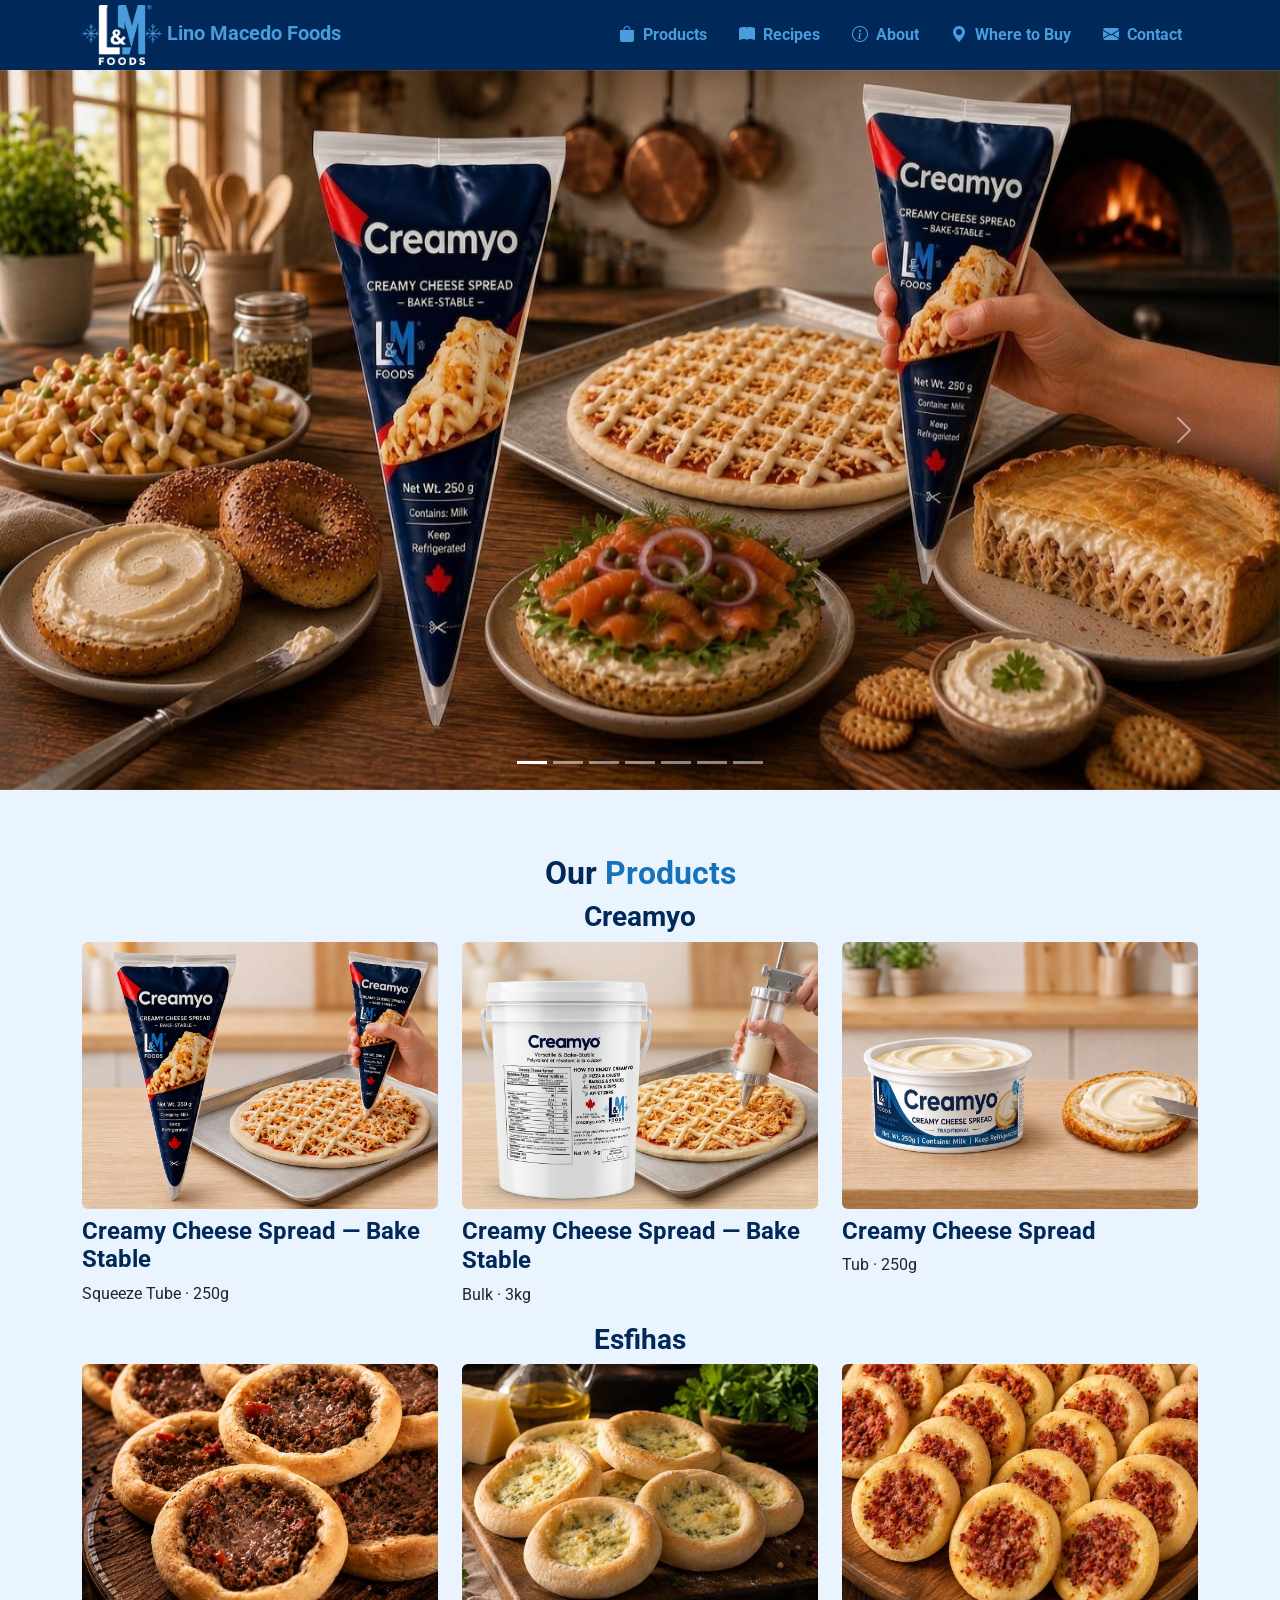
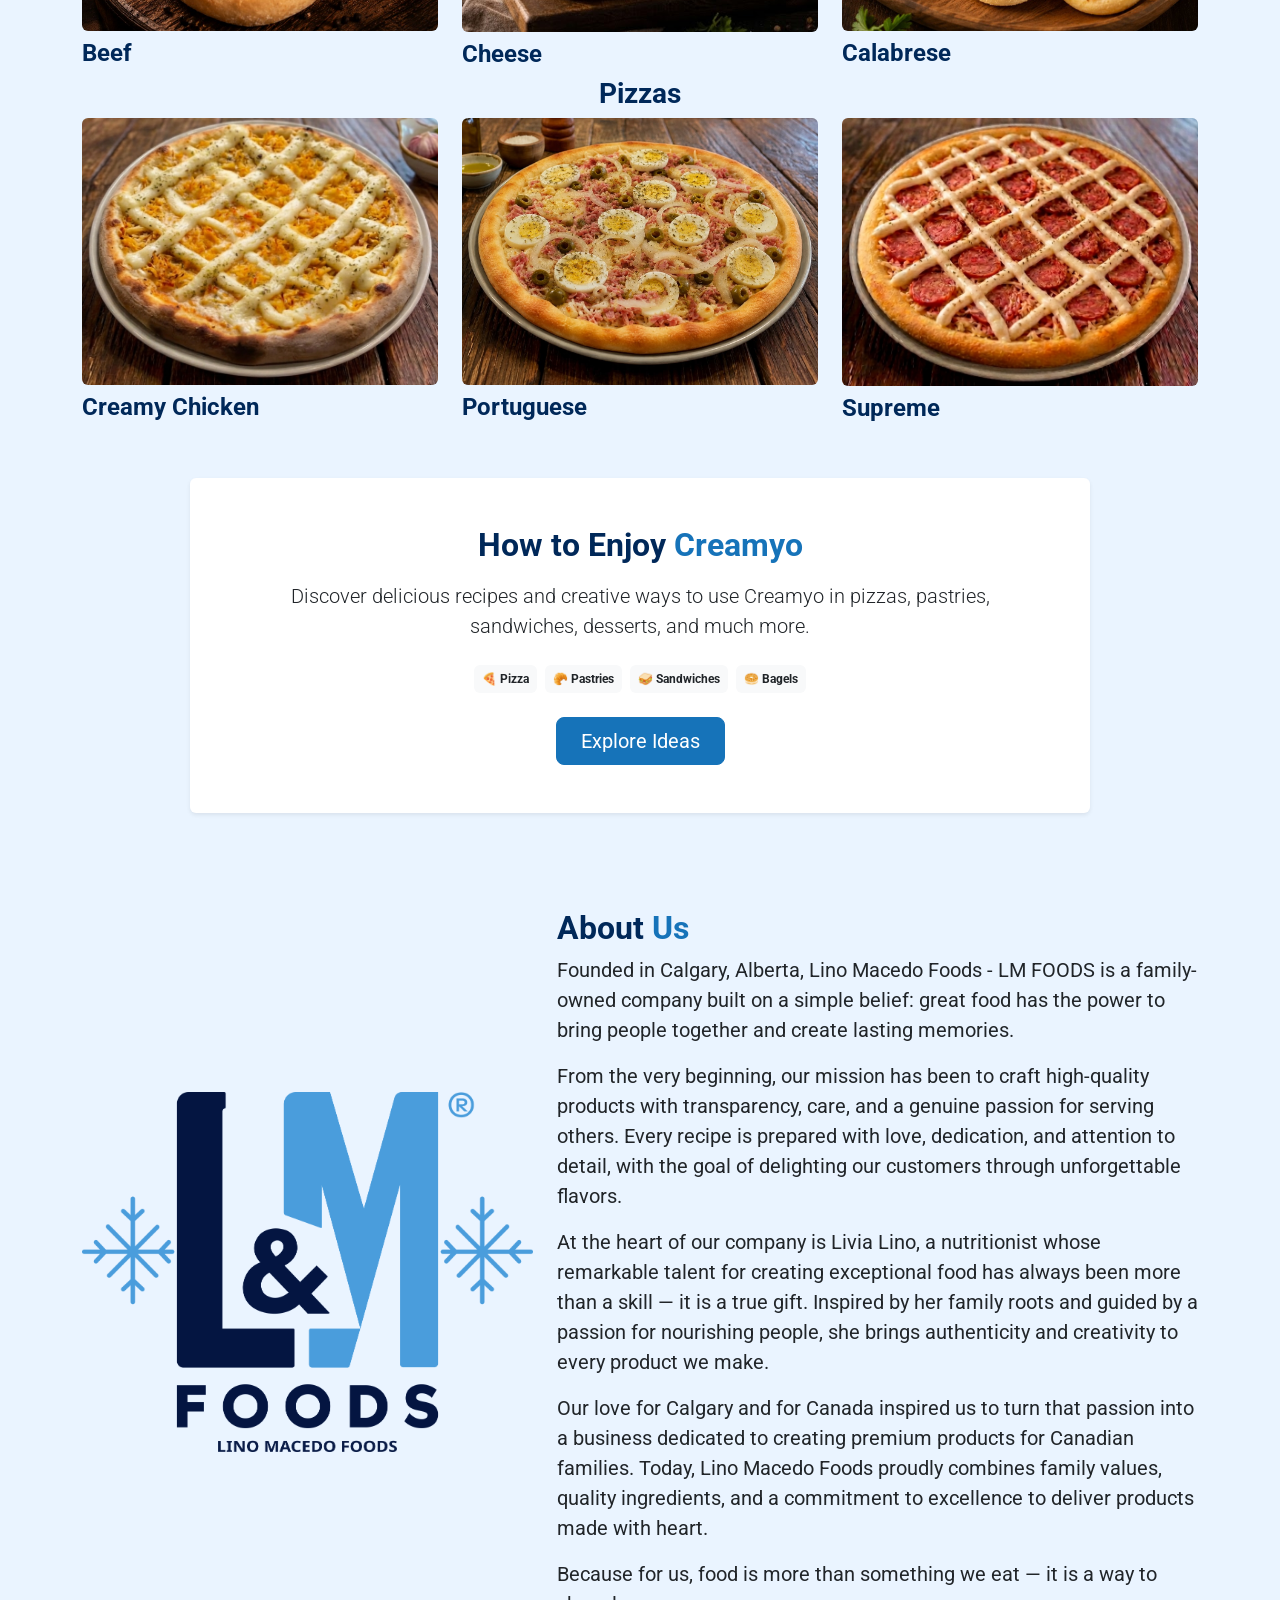
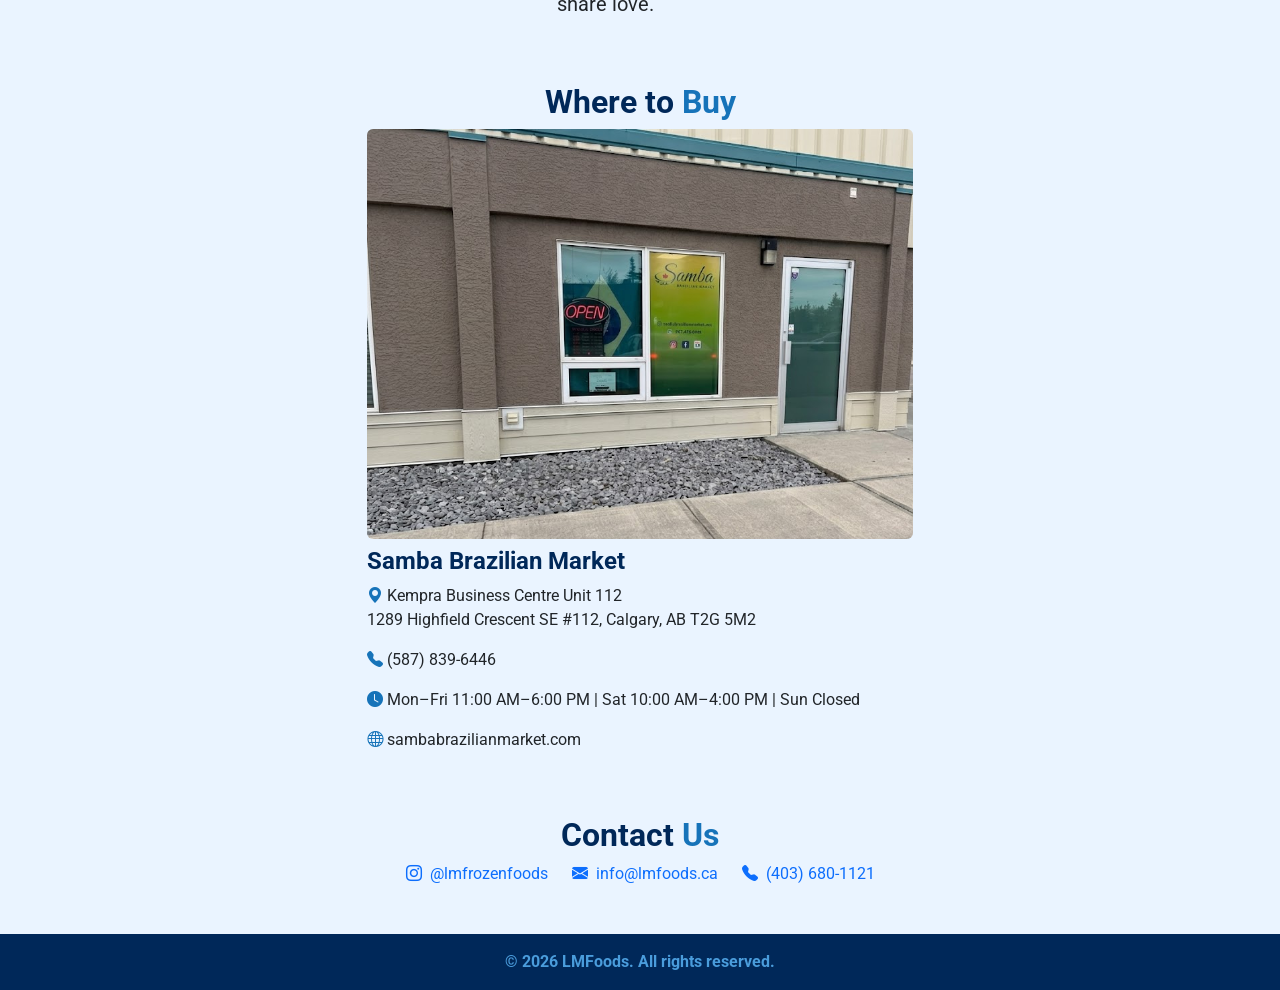
<file: index.html>
<!DOCTYPE html>
<html lang="pt-br">
<head>
    <meta charset="UTF-8">
    <meta name="viewport" content="width=device-width, initial-scale=1.0">
    <title>LM Foods</title>
    <link href="https://cdn.jsdelivr.net/npm/bootstrap@5.3.3/dist/css/bootstrap.min.css" rel="stylesheet" integrity="sha384-QWTKZyjpPEjISv5WaRU9OFeRpok6YctnYmDr5pNlyT2bRjXh0JMhjY6hW+ALEwIH" crossorigin="anonymous">
    <link rel="preconnect" href="https://fonts.googleapis.com">
    <link rel="preconnect" href="https://fonts.gstatic.com" crossorigin>
    <link href="https://fonts.googleapis.com/css2?family=Pacifico&family=Roboto:wght@400;700&display=swap" rel="stylesheet">
    <link rel="stylesheet" href="https://cdn.jsdelivr.net/npm/bootstrap-icons@1.11.3/font/bootstrap-icons.min.css">
    <!-- o main.css deve ser o último, pois precisa carregar os arquivos externos primeiro -->
    <link rel="stylesheet" href="css/styles.css">
    <link rel="icon" type="image/png" sizes="32x32" href="imgs/favicon/favicon.png">
</head>
<body>
    <header class="navbar navbar-expand-lg sticky-top p-0" id="cabecalho">
        <div class="container">
            <!-- m-0 retira a margem padrão do navbar-brand, centralizando o título na vertical -->
            <h1 class="navbar-brand m-0 fw-bold fs-10">
                <img src="imgs/LogoSimples_dark.png" alt="LMFoods">
                Lino Macedo Foods
            </h1>
            <button class="navbar-toggler" data-bs-toggle="collapse" data-bs-target="#menu-nav">
                <span class="navbar-dark navbar-toggler-icon"></span>
            </button>
            <nav class="navbar-collapse collapse justify-content-end" id="menu-nav">
                <!-- d-block deixa os itens um abaixo do outro, d-md-flex deixa os itens lado a lado para telas médias ou maiores -->
                <ul class="nav nav-pills d-block d-md-flex">
                    <li class="nav-item fw-bold">
                        <a href="#products" class="nav-link">
                            <i class="bi bi-bag-fill me-1"></i>
                            Products
                        </a>
                    </li>
                    <li class="nav-item fw-bold">
                        <a href="#recipes" class="nav-link">
                            <i class="bi bi-book-fill me-1"></i>
                            Recipes
                        </a>
                    </li>
                    <li class="nav-item fw-bold">
                        <a href="#about" class="nav-link">
                            <i class="bi bi-info-circle me-1"></i>
                            About
                        </a>
                    </li>
                    <li class="nav-item fw-bold">
                        <a href="#buy" class="nav-link">
                            <i class="bi bi-geo-alt-fill me-1"></i>
                            Where to Buy
                        </a>
                    </li>
                    <li class="nav-item fw-bold">
                        <a href="#contact" class="nav-link">
                            <i class="bi bi-envelope-fill me-1"></i>
                            Contact
                        </a>
                    </li>
                </ul>
            </nav>
        </div>
    </header>

    <!-- Todas as seções devem estar dentro dessa div com spy para funcionar o destaque da seção na navbar -->
    <div class="section-blue" data-bs-spy="scroll" data-bs-target="cabecalho" data-bs-smooth-scroll="true">
        <section class="mb-5">
            <!-- Carousel -->
            <div class="carousel slide" data-bs-ride="carousel" id="carousel">
                <div class="carousel-inner">
                    <div class="carousel-item active" data-bs-interval="4000">
                        <img src="slides/slide_bake.png" alt="">
                    </div>
                    <div class="carousel-item" data-bs-interval="4000">
                        <img src="slides/slide_spread2.png" alt="">
                    </div>
                    <div class="carousel-item" data-bs-interval="4000">
                        <img src="slides/slide_spread.png" alt="">
                    </div>
                    <div class="carousel-item" data-bs-interval="4000">
                        <img src="slides/esfiha.png" alt="">
                    </div>
                    <div class="carousel-item" data-bs-interval="4000">
                        <img src="slides/pizza1.png" alt="">
                    </div>
                    <div class="carousel-item" data-bs-interval="4000">
                        <img src="slides/pizza2.png" alt="">
                    </div>
                    <div class="carousel-item" data-bs-interval="4000">
                        <img src="slides/pizza3.png" alt="">
                    </div>
                </div>
                
                <!-- Controles -->
                <button class="carousel-control-prev" type="button" data-bs-target="#carousel" data-bs-slide="prev">
                    <span class="carousel-control-prev-icon"></span>
                </button>
                <button class="carousel-control-next" type="button" data-bs-target="#carousel" data-bs-slide="next">
                    <span class="carousel-control-next-icon"></span>
                </button>
                
                <!-- Indicadores -->
                <div class="carousel-indicators">
                    <button type="button" data-bs-target="#carousel" data-bs-slide-to="0" class="active"></button>
                    <button type="button" data-bs-target="#carousel" data-bs-slide-to="1"></button>
                    <button type="button" data-bs-target="#carousel" data-bs-slide-to="2"></button>
                    <button type="button" data-bs-target="#carousel" data-bs-slide-to="3"></button>
                    <button type="button" data-bs-target="#carousel" data-bs-slide-to="4"></button>
                    <button type="button" data-bs-target="#carousel" data-bs-slide-to="5"></button>
                    <button type="button" data-bs-target="#carousel" data-bs-slide-to="6"></button>
                </div>
            </div>
        </section>

        <!-- Products -->
        <section class="pt-3 section-blue" id="products">
            <div class="container">
                <div class="row">
                    <h2 class="fw-bold text-colored text-center">Our <span class="text-colored2">Products</span></h2>
                </div>

                <!-- Creamyo -->
                <h3 class="fw-bold text-colored text-center">Creamyo</h3>
                <div class="row mt-6">
                    <div class="col-md-4">
                        <img src="products/creamyo/bake.png" alt="" class="d-block w-100 rounded mb-2">
                        <h3 class="fw-bold text-colored fs-4">
                            <i class="bi"></i>
                            Creamy Cheese Spread — Bake Stable
                        </h3>
                        <p>Squeeze Tube · 250g</p>
                    </div>
                    <div class="col-md-4">
                        <img src="products/creamyo/bake3.png" alt="" class="d-block w-100 rounded mb-2">
                        <h3 class="fw-bold text-colored fs-4">
                            <i class="bi"></i>
                            Creamy Cheese Spread — Bake Stable
                        </h3>
                        <p>Bulk · 3kg</p>
                    </div>
                    <div class="col-md-4">
                        <img src="products/creamyo/spread.png" alt="" class="d-block w-100 rounded mb-2">
                        <h3 class="fw-bold text-colored fs-4">
                            <i class="bi"></i>
                            Creamy Cheese Spread
                        </h3>
                        <p>Tub · 250g</p>
                    </div>
                </div>

                <!-- Esfihas -->
                <h3 class="fw-bold text-colored text-center">Esfihas</h3>
                <div class="row mt-6">
                    <div class="col-md-4">
                        <img src="products/esfihas/beef.png" alt="" class="d-block w-100 rounded mb-2">
                        <h3 class="fw-bold text-colored fs-4">
                            <i class="bi"></i>
                            Beef
                        </h3>
                    </div>
                    <div class="col-md-4">
                        <img src="products/esfihas/cheese.png" alt="" class="d-block w-100 rounded mb-2">
                        <h3 class="fw-bold text-colored fs-4">
                            <i class="bi"></i>
                            Cheese
                        </h3>
                    </div>
                    <div class="col-md-4">
                        <img src="products/esfihas/calabrese.png" alt="" class="d-block w-100 rounded mb-2">
                        <h3 class="fw-bold text-colored fs-4">
                            <i class="bi"></i>
                            Calabrese
                        </h3>
                    </div>
                </div>

                <!-- Pizzas -->
                <h3 class="fw-bold text-colored text-center">Pizzas</h3>
                <div class="row mt-6">
                    <div class="col-md-4">
                        <img src="products/pizzas/chiken.png" alt="" class="d-block w-100 rounded mb-2">
                        <h3 class="fw-bold text-colored fs-4">
                            <i class="bi"></i>
                            Creamy Chicken
                        </h3>
                    </div>
                    <div class="col-md-4">
                        <img src="products/pizzas/portuguese.jpeg" alt="" class="d-block w-100 rounded mb-2">
                        <h3 class="fw-bold text-colored fs-4">
                            <i class="bi"></i>
                            Portuguese
                        </h3>
                    </div>
                    <div class="col-md-4">
                        <img src="products/pizzas/supreme.png" alt="" class="d-block w-100 rounded mb-2">
                        <h3 class="fw-bold text-colored fs-4">
                            <i class="bi"></i>
                            Supreme
                        </h3>
                    </div>
                </div>
            </div>
        </section>

        <!-- How to -->
        <section class="py-5" id="recipes">
            <div class="container">

                <div class="card border-0 shadow-sm mx-auto text-center hero-card" style="max-width: 900px;">
                    <div class="card-body p-5">

                        <h2 class="fw-bold text-colored mb-3">
                            How to Enjoy <span class="text-colored2">Creamyo</span>
                        </h2>

                        <p class="lead mb-4">
                            Discover delicious recipes and creative ways to use Creamyo in
                            pizzas, pastries, sandwiches, desserts, and much more.
                        </p>

                        <div class="d-flex flex-wrap justify-content-center gap-2 mb-4">
                            <span class="badge bg-light text-dark p-2">🍕 Pizza</span>
                            <span class="badge bg-light text-dark p-2">🥐 Pastries</span>
                            <span class="badge bg-light text-dark p-2">🥪 Sandwiches</span>
                            <span class="badge bg-light text-dark p-2">🥯 Bagels</span>
                        </div>

                        <a href="howtoenjoy/" class="btn btn-primary btn-lg px-4">
                            Explore Ideas
                        </a>

                    </div>
                </div>

            </div>
        </section>

        <!-- Seção About -->
        <section id="about" class="pt-5">
            <!-- <div class="py-5"> -->
                <div class="container">
                    <div class="row align-items-center">
                        <div class="col-md-5">
                            <!-- rounded deixa os cantos arredondados -->
                            <img src="imgs/logomarca_v1_crop.png" class="w-100 d-block rounded" alt="logo">
                        </div>
                        <div class="col-md-7 mt-3 mt-md-0">
                            <h2 class="fw-bold text-colored">About <span class="text-colored2">Us</span></h2>
                            <!-- <h3 class="text-colored3">Bringing the heart of Brazilian flavors to your table</h3> -->
                            <p class="fs-5">Founded in Calgary, Alberta, Lino Macedo Foods - LM FOODS is a family-owned company built on a simple belief: great food has the power to bring people together and create lasting memories.</p>

                            <p class="fs-5">From the very beginning, our mission has been to craft high-quality products with transparency, care, and a genuine passion for serving others. Every recipe is prepared with love, dedication, and attention to detail, with the goal of delighting our customers through unforgettable flavors.</p>

                            <p class="fs-5">At the heart of our company is Livia Lino, a nutritionist whose remarkable talent for creating exceptional food has always been more than a skill — it is a true gift. Inspired by her family roots and guided by a passion for nourishing people, she brings authenticity and creativity to every product we make.</p>

                            <p class="fs-5">Our love for Calgary and for Canada inspired us to turn that passion into a business dedicated to creating premium products for Canadian families. Today, Lino Macedo Foods proudly combines family values, quality ingredients, and a commitment to excellence to deliver products made with heart.</p>

                            <p class="fs-5">Because for us, food is more than something we eat — it is a way to share love.</p>
                        </div>
                    </div>
                </div>
            <!-- </div> -->
        </section>

        <!-- Seção Buy -->
        <section id="buy" class="pt-5 section-blue">
            <div class="container">
                <div class="row">
                    <h2 class="fw-bold text-colored text-center">Where to <span class="text-colored2">Buy</span></h2>
                </div>
                <div class="row mt-6">
                    <div class="col-md-6 mx-auto">
                        <img src="places/samba.jpg" alt="" class="d-block w-100 rounded mb-2">
                        <h3 class="fw-bold text-colored fs-4">
                            <i class="bi"></i>
                            Samba Brazilian Market
                        </h3>
                        <p>
                            <i class="bi bi-geo-alt-fill icon-color"></i> Kempra Business Centre Unit 112<br> 1289 Highfield Crescent SE #112, Calgary, AB T2G 5M2
                        </p>
                        <p>
                            <i class="bi bi-telephone-fill icon-color"></i> (587) 839-6446
                        </p>
                        <p>
                            <i class="bi bi-clock-fill icon-color"></i> Mon–Fri 11:00 AM–6:00 PM | Sat 10:00 AM–4:00 PM | Sun Closed
                        </p>
                        <p>
                            <i class="bi bi-globe icon-color"></i> sambabrazilianmarket.com
                        </p>
                    </div>
                    <!-- <div class="col-md-6">
                        <img src="places/abm.png"" class="d-block w-100 rounded mb-2">
                        <h3 class="fw-bold text-colored fs-4">
                            <i class="bi"></i>
                            Alberta Brazilian Market
                        </h3>
                        <p>
                            <i class="bi bi-geo-alt-fill icon-color"></i> New Horizon Mall Unit E18 – 5th Avenue<br>
                            260300 Writing Creek Cres, Balzac, AB T4A 0X8
                        </p>
                        <p>
                            <i class="bi bi-telephone-fill icon-color"></i> (368) 996-7085
                        </p>
                        <p>
                            <i class="bi bi-clock-fill icon-color"></i> Mon–Sat 11:00 AM–7:00 PM | Sun 11:00 AM–6:00 PM
                        </p>
                        <p>
                            <i class="bi bi-globe icon-color"></i> albertabrazilianmarket.com
                        </p>
                    </div> -->
                </div>
            </div>
        </section>

        <!-- Seção contato -->
        <section id="contact" class="py-5">
            <div class="container">
                <div class="row">
                    <h2 class="fw-bold text-colored text-center">Contact <span class="text-colored2">Us</span></h2>
                </div>
                <div class="d-flex justify-content-center gap-4">
                    <a href="https://instagram.com/lmfrozenfoods" target="_blank" class="text-decoration-none">
                        <i class="bi bi-instagram me-1"></i>
                        @lmfrozenfoods
                    </a>

                    <a href="mailto:contato@lmfoods.com" class="text-decoration-none">
                        <i class="bi bi-envelope-fill me-1"></i>
                        info@lmfoods.ca
                    </a>

                    <a href="mailto:contato@lmfoods.com" class="text-decoration-none">
                        <i class="bi bi-telephone-fill me-1"></i>
                        (403) 680-1121
                    </a>
                </div>
            </div>
        </section>
    </div>

    <footer class="footer">
        <p class="text-center fw-bold m-0">
            © 2026 LMFoods. All rights reserved.
        </p>
    </footer>

    <script src="https://cdn.jsdelivr.net/npm/bootstrap@5.3.3/dist/js/bootstrap.bundle.min.js" integrity="sha384-YvpcrYf0tY3lHB60NNkmXc5s9fDVZLESaAA55NDzOxhy9GkcIdslK1eN7N6jIeHz" crossorigin="anonymous"></script>
</body>
</html>
</file>
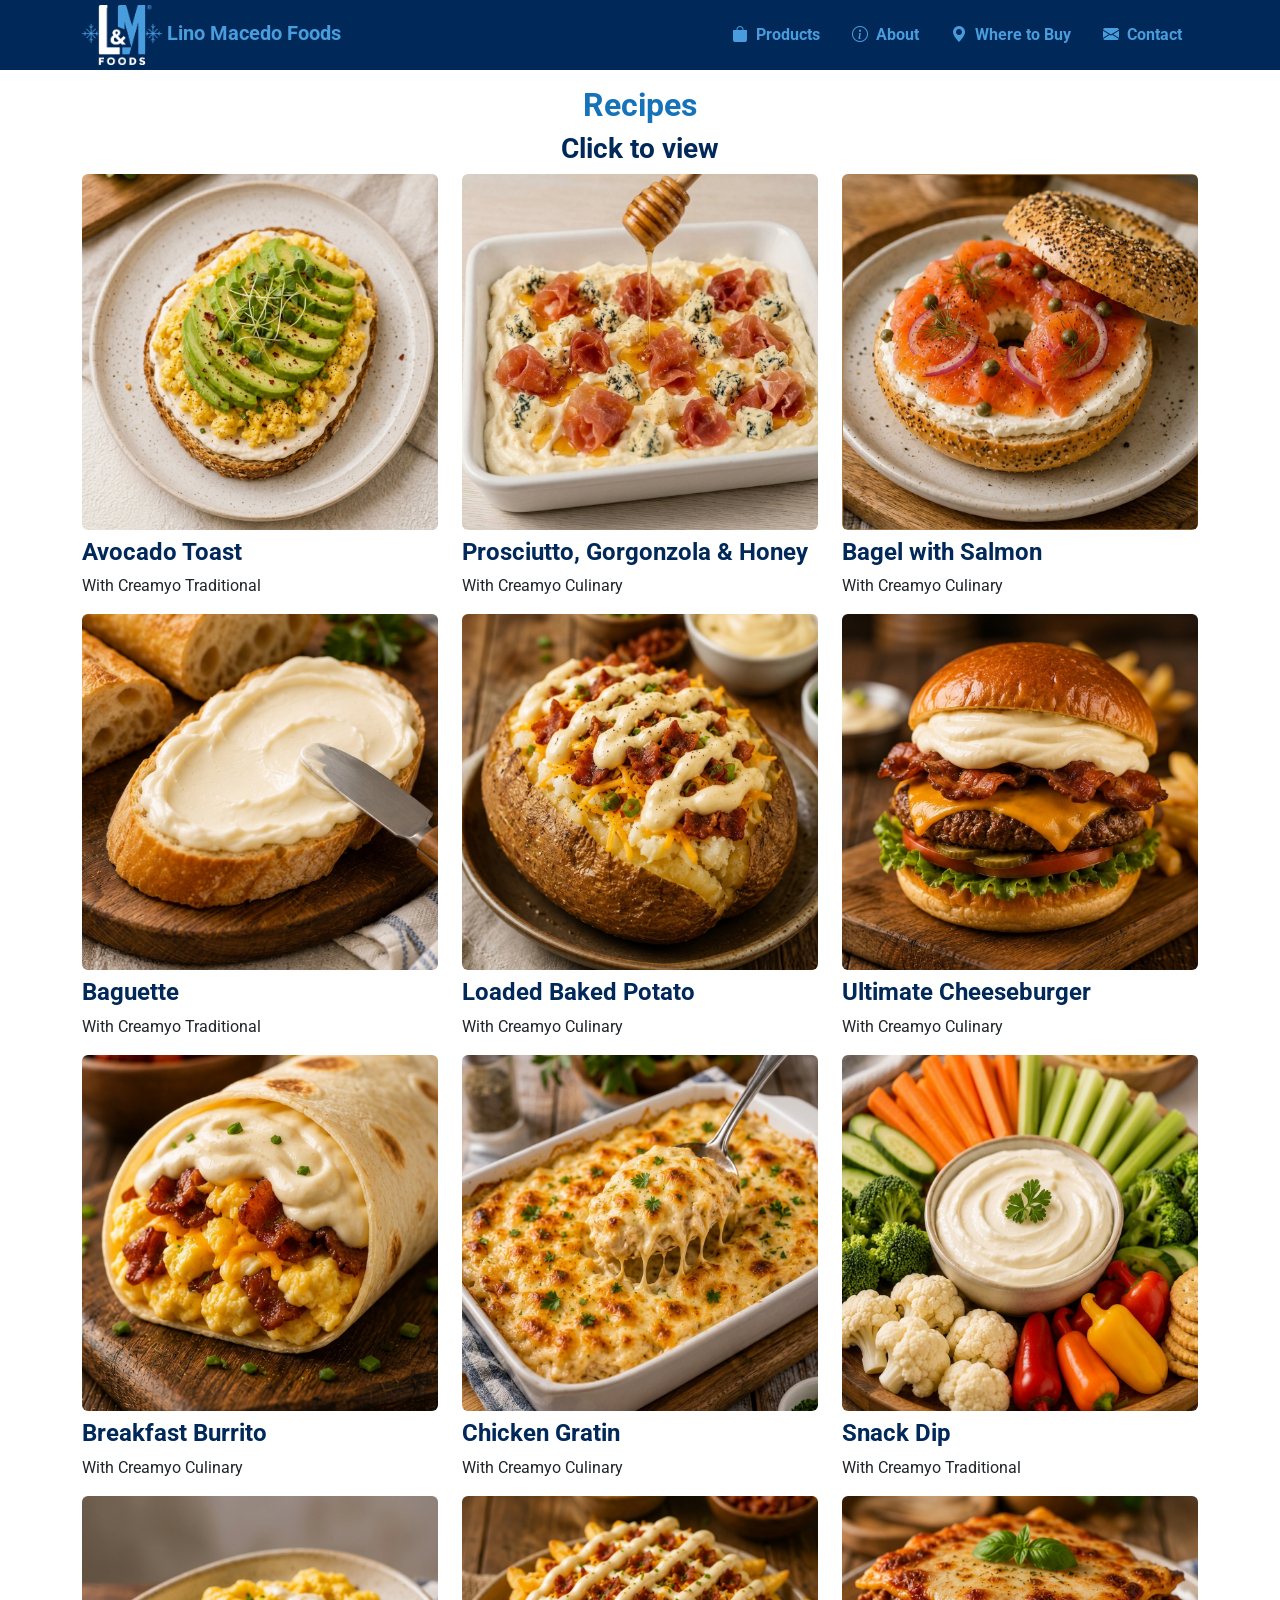
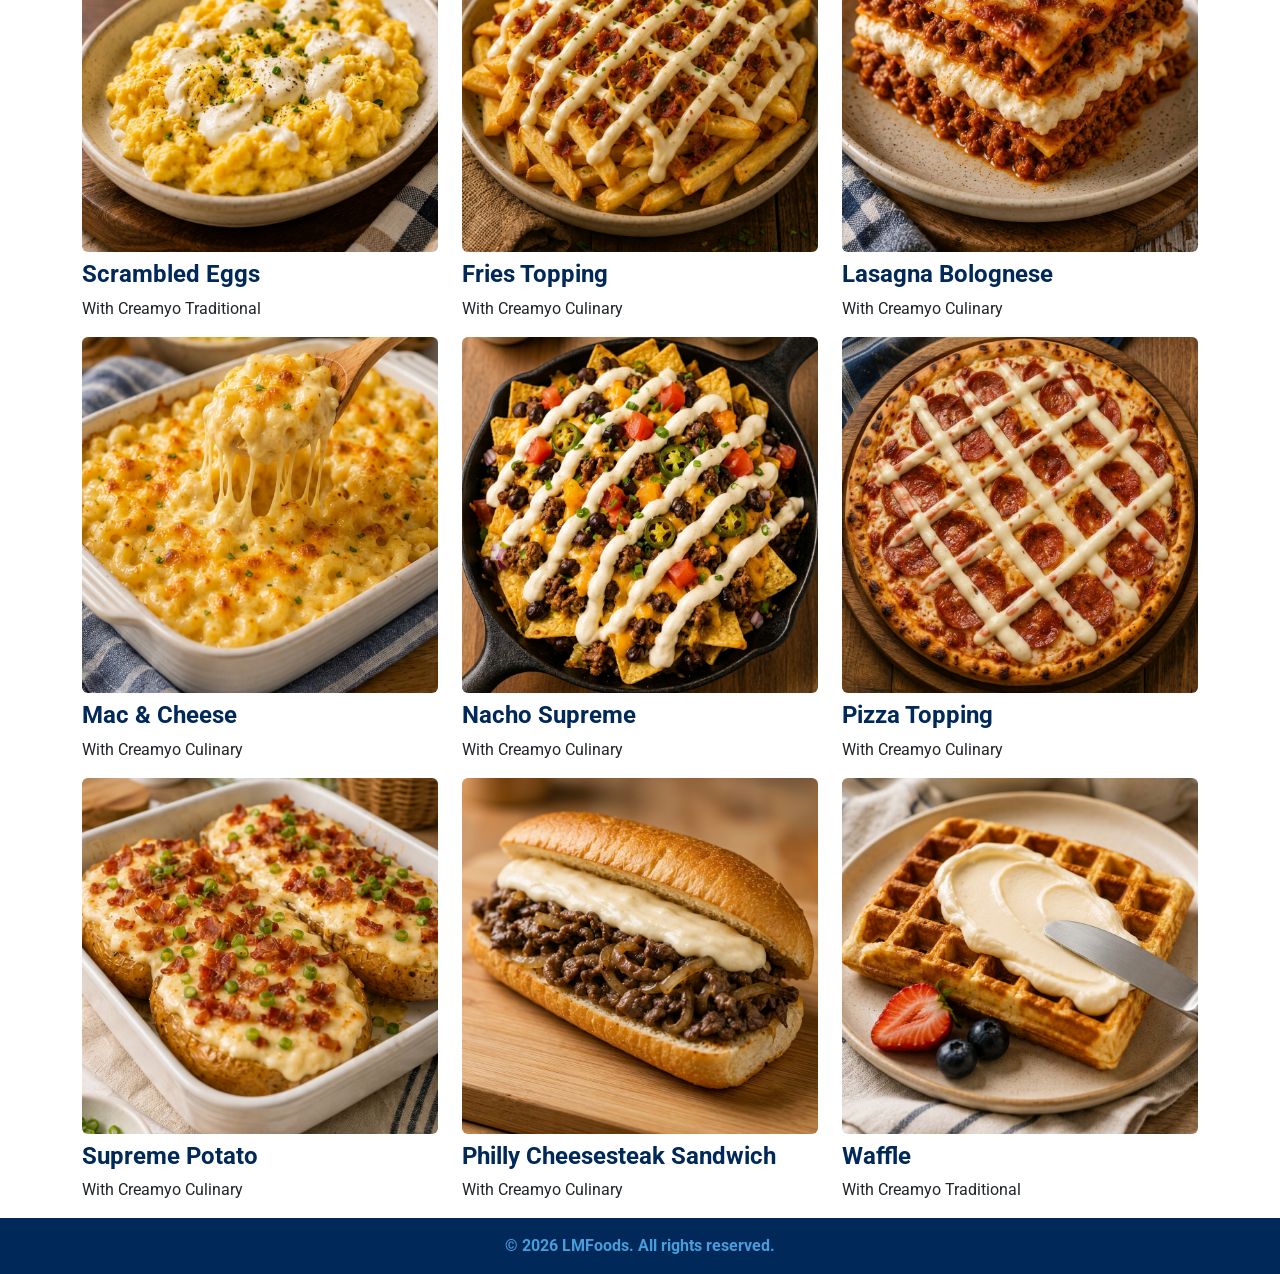
<file: howtoenjoy/index.html>
<!DOCTYPE html>
<html lang="pt-br">
<head>
    <meta charset="UTF-8">
    <meta name="viewport" content="width=device-width, initial-scale=1.0">
    <title>LM Foods</title>
    <link href="https://cdn.jsdelivr.net/npm/bootstrap@5.3.3/dist/css/bootstrap.min.css" rel="stylesheet" integrity="sha384-QWTKZyjpPEjISv5WaRU9OFeRpok6YctnYmDr5pNlyT2bRjXh0JMhjY6hW+ALEwIH" crossorigin="anonymous">
    <link rel="preconnect" href="https://fonts.googleapis.com">
    <link rel="preconnect" href="https://fonts.gstatic.com" crossorigin>
    <link href="https://fonts.googleapis.com/css2?family=Pacifico&family=Roboto:wght@400;700&display=swap" rel="stylesheet">
    <link rel="stylesheet" href="https://cdn.jsdelivr.net/npm/bootstrap-icons@1.11.3/font/bootstrap-icons.min.css">
    <!-- o main.css deve ser o último, pois precisa carregar os arquivos externos primeiro -->
    <link rel="stylesheet" href="../css/styles.css">
    <link rel="icon" type="image/png" sizes="32x32" href="../imgs/favicon/favicon.png">
    
</head>
<!-- <body> -->
<body class="d-flex flex-column min-vh-100">
    <header class="navbar navbar-expand-lg sticky-top p-0" id="cabecalho">
        <div class="container">
            <!-- m-0 retira a margem padrão do navbar-brand, centralizando o título na vertical -->
            <h1 class="navbar-brand m-0 fw-bold fs-10">
                <img src="../imgs/LogoSimples_dark.png" alt="LMFoods">
                Lino Macedo Foods
            </h1>
            <button class="navbar-toggler" data-bs-toggle="collapse" data-bs-target="#menu-nav">
                <span class="navbar-dark navbar-toggler-icon"></span>
            </button>
            <nav class="navbar-collapse collapse justify-content-end" id="menu-nav">
                <!-- d-block deixa os itens um abaixo do outro, d-md-flex deixa os itens lado a lado para telas médias ou maiores -->
                <ul class="nav nav-pills d-block d-md-flex">
                    <li class="nav-item fw-bold">
                        <a href="../index.html#products" class="nav-link">
                            <i class="bi bi-bag-fill me-1"></i>
                            Products
                        </a>
                    </li>
                    <li class="nav-item fw-bold">
                        <a href="../index.html#about" class="nav-link">
                            <i class="bi bi-info-circle me-1"></i>
                            About
                        </a>
                    </li>
                    <li class="nav-item fw-bold">
                        <a href="../index.html#buy" class="nav-link">
                            <i class="bi bi-geo-alt-fill me-1"></i>
                            Where to Buy
                        </a>
                    </li>
                    <li class="nav-item fw-bold">
                        <a href="../index.html#contact" class="nav-link">
                            <i class="bi bi-envelope-fill me-1"></i>
                            Contact
                        </a>
                    </li>
                </ul>
            </nav>
        </div>
    </header>

            <section class="pt-3" id="recipes">
            <!-- Recipes -->
            <div class="container">
                <div class="row">
                    <h2 class="fw-bold text-colored text-center"><span class="text-colored2">Recipes</span></h2>
                    <h3 class="fw-bold text-colored text-center">Click to view</h3>
                </div>

                <!-- First row-->
                <div class="row mt-6">
                    <!-- Card -->
                    <div class="col-md-4">
                        <img 
                            src="toast/avocadotoast.png" 
                            alt="Avocado Toast"
                            class="d-block w-100 rounded mb-2"
                            style="cursor: pointer;"
                            data-bs-toggle="modal"
                            data-bs-target="#toastModal"
                        >

                        <h3 class="fw-bold text-colored fs-4">
                            <i class="bi"></i>
                            Avocado Toast
                        </h3>
                        <p>With Creamyo Traditional</p>
                    </div>

                    <!-- Card -->
                    <div class="col-md-4">
                        <img 
                            src="appetizer/appetizer.png" 
                            alt="Appetizer"
                            class="d-block w-100 rounded mb-2"
                            style="cursor: pointer;"
                            data-bs-toggle="modal"
                            data-bs-target="#appetizerModal"
                        >

                        <h3 class="fw-bold text-colored fs-4">
                            <i class="bi"></i>
                            Prosciutto, Gorgonzola & Honey
                        </h3>
                        <p>With Creamyo Culinary</p>
                    </div>

                    <!-- Card -->
                    <div class="col-md-4">
                        <img 
                            src="bagel/bagel.png" 
                            alt="bagel"
                            class="d-block w-100 rounded mb-2"
                            style="cursor: pointer;"
                            data-bs-toggle="modal"
                            data-bs-target="#bagelModal"
                        >

                        <h3 class="fw-bold text-colored fs-4">
                            <i class="bi"></i>
                            Bagel with Salmon
                        </h3>
                        <p>With Creamyo Culinary</p>
                    </div>
                    
                </div>

                <!-- Second row -->
                <div class="row mt-6">
                    <!-- Card -->
                    <div class="col-md-4">
                        <img 
                            src="baguette/baguette.png" 
                            alt="Baguette"
                            class="d-block w-100 rounded mb-2"
                            style="cursor: pointer;"
                            data-bs-toggle="modal"
                            data-bs-target="#baguetteModal"
                        >

                        <h3 class="fw-bold text-colored fs-4">
                            <i class="bi"></i>
                            Baguette
                        </h3>
                        <p>With Creamyo Traditional</p>
                    </div>

                    <!-- Card -->
                    <div class="col-md-4">
                        <img 
                            src="baked_potato/baked_potato.png" 
                            alt="Loaded Baked Potato"
                            class="d-block w-100 rounded mb-2"
                            style="cursor: pointer;"
                            data-bs-toggle="modal"
                            data-bs-target="#bakedModal"
                        >

                        <h3 class="fw-bold text-colored fs-4">
                            <i class="bi"></i>
                            Loaded Baked Potato
                        </h3>
                        <p>With Creamyo Culinary</p>
                    </div>

                    <!-- Card -->
                    <div class="col-md-4">
                        <img 
                            src="burger/burger.png" 
                            alt="Ultimate Cheeseburger"
                            class="d-block w-100 rounded mb-2"
                            style="cursor: pointer;"
                            data-bs-toggle="modal"
                            data-bs-target="#burgerModal"
                        >

                        <h3 class="fw-bold text-colored fs-4">
                            <i class="bi"></i>
                            Ultimate Cheeseburger
                        </h3>
                        <p>With Creamyo Culinary</p>
                    </div>
                    
                </div>

                <!-- Third row -->
                <div class="row mt-6">
                    <!-- Card -->
                    <div class="col-md-4">
                        <img 
                            src="burrito/burrito.png" 
                            alt="Breakfast Burrito"
                            class="d-block w-100 rounded mb-2"
                            style="cursor: pointer;"
                            data-bs-toggle="modal"
                            data-bs-target="#burritoModal"
                        >

                        <h3 class="fw-bold text-colored fs-4">
                            <i class="bi"></i>
                            Breakfast Burrito
                        </h3>
                        <p>With Creamyo Culinary</p>
                    </div>

                    <!-- Card -->
                    <div class="col-md-4">
                        <img 
                            src="chicken/chicken.png" 
                            alt="Chicken Gratin"
                            class="d-block w-100 rounded mb-2"
                            style="cursor: pointer;"
                            data-bs-toggle="modal"
                            data-bs-target="#chickenModal"
                        >

                        <h3 class="fw-bold text-colored fs-4">
                            <i class="bi"></i>
                            Chicken Gratin
                        </h3>
                        <p>With Creamyo Culinary</p>
                    </div>

                    <!-- Card -->
                    <div class="col-md-4">
                        <img 
                            src="dip/dip.png" 
                            alt="Snack Dip"
                            class="d-block w-100 rounded mb-2"
                            style="cursor: pointer;"
                            data-bs-toggle="modal"
                            data-bs-target="#dipModal"
                        >

                        <h3 class="fw-bold text-colored fs-4">
                            <i class="bi"></i>
                            Snack Dip
                        </h3>
                        <p>With Creamyo Traditional</p>
                    </div>
                    
                </div>

                <!-- Fourth row -->
                <div class="row mt-6">
                    <!-- Card -->
                    <div class="col-md-4">
                        <img 
                            src="eggs/eggs.png" 
                            alt="Scrambled Eggs"
                            class="d-block w-100 rounded mb-2"
                            style="cursor: pointer;"
                            data-bs-toggle="modal"
                            data-bs-target="#eggsModal"
                        >

                        <h3 class="fw-bold text-colored fs-4">
                            <i class="bi"></i>
                            Scrambled Eggs
                        </h3>
                        <p>With Creamyo Traditional</p>
                    </div>

                    <!-- Card -->
                    <div class="col-md-4">
                        <img 
                            src="fries/fries.png" 
                            alt="Fries Topping"
                            class="d-block w-100 rounded mb-2"
                            style="cursor: pointer;"
                            data-bs-toggle="modal"
                            data-bs-target="#friesModal"
                        >

                        <h3 class="fw-bold text-colored fs-4">
                            <i class="bi"></i>
                            Fries Topping
                        </h3>
                        <p>With Creamyo Culinary</p>
                    </div>

                    <!-- Card -->
                    <div class="col-md-4">
                        <img 
                            src="lasagna/lasagna.png" 
                            alt="Lasagna Bolognese"
                            class="d-block w-100 rounded mb-2"
                            style="cursor: pointer;"
                            data-bs-toggle="modal"
                            data-bs-target="#lasagnaModal"
                        >

                        <h3 class="fw-bold text-colored fs-4">
                            <i class="bi"></i>
                            Lasagna Bolognese
                        </h3>
                        <p>With Creamyo Culinary</p>
                    </div>
                    
                </div>

                <!-- Fifth row -->
                <div class="row mt-6">
                    <!-- Card -->
                    <div class="col-md-4">
                        <img 
                            src="macandcheese/macandcheese.png" 
                            alt="Mac & Cheese"
                            class="d-block w-100 rounded mb-2"
                            style="cursor: pointer;"
                            data-bs-toggle="modal"
                            data-bs-target="#macModal"
                        >

                        <h3 class="fw-bold text-colored fs-4">
                            <i class="bi"></i>
                            Mac & Cheese
                        </h3>
                        <p>With Creamyo Culinary</p>
                    </div>

                    <!-- Card -->
                    <div class="col-md-4">
                        <img 
                            src="nacho/nacho.png" 
                            alt="Nacho Supreme"
                            class="d-block w-100 rounded mb-2"
                            style="cursor: pointer;"
                            data-bs-toggle="modal"
                            data-bs-target="#nachoModal"
                        >

                        <h3 class="fw-bold text-colored fs-4">
                            <i class="bi"></i>
                            Nacho Supreme
                        </h3>
                        <p>With Creamyo Culinary</p>
                    </div>

                    <!-- Card -->
                    <div class="col-md-4">
                        <img 
                            src="pizza/pizza.png" 
                            alt="Pizza Topping"
                            class="d-block w-100 rounded mb-2"
                            style="cursor: pointer;"
                            data-bs-toggle="modal"
                            data-bs-target="#pizzaModal"
                        >

                        <h3 class="fw-bold text-colored fs-4">
                            <i class="bi"></i>
                            Pizza Topping
                        </h3>
                        <p>With Creamyo Culinary</p>
                    </div>
                    
                </div>

                <!-- Sixth row -->
                <div class="row mt-6">
                    <!-- Card -->
                    <div class="col-md-4">
                        <img 
                            src="potato/potato.png" 
                            alt="Supreme Potato"
                            class="d-block w-100 rounded mb-2"
                            style="cursor: pointer;"
                            data-bs-toggle="modal"
                            data-bs-target="#potatoModal"
                        >

                        <h3 class="fw-bold text-colored fs-4">
                            <i class="bi"></i>
                            Supreme Potato
                        </h3>
                        <p>With Creamyo Culinary</p>
                    </div>

                    <!-- Card -->
                    <div class="col-md-4">
                        <img 
                            src="sandwich/sandwich.png" 
                            alt="Philly Cheesesteak Sandwich"
                            class="d-block w-100 rounded mb-2"
                            style="cursor: pointer;"
                            data-bs-toggle="modal"
                            data-bs-target="#sandwichModal"
                        >

                        <h3 class="fw-bold text-colored fs-4">
                            <i class="bi"></i>
                            Philly Cheesesteak Sandwich
                        </h3>
                        <p>With Creamyo Culinary</p>
                    </div>

                    <!-- Card -->
                    <div class="col-md-4">
                        <img 
                            src="waffle/waffle.png" 
                            alt="Waffle"
                            class="d-block w-100 rounded mb-2"
                            style="cursor: pointer;"
                            data-bs-toggle="modal"
                            data-bs-target="#waffleModal"
                        >

                        <h3 class="fw-bold text-colored fs-4">
                            <i class="bi"></i>
                            Waffle
                        </h3>
                        <p>With Creamyo Traditional</p>
                    </div>
                    
                </div>
            </div>
        </section>


    <footer class="mt-auto footer">
        <p class="text-center fw-bold m-0">
            © 2026 LMFoods. All rights reserved.
        </p>
    </footer>

    <script src="https://cdn.jsdelivr.net/npm/bootstrap@5.3.3/dist/js/bootstrap.bundle.min.js" integrity="sha384-YvpcrYf0tY3lHB60NNkmXc5s9fDVZLESaAA55NDzOxhy9GkcIdslK1eN7N6jIeHz" crossorigin="anonymous"></script>

    <!-- First row -->
    <!-- Modal -->
    <div class="modal fade" id="toastModal" tabindex="-1" aria-hidden="true">
        <div class="modal-dialog modal-dialog-centered modal-lg">
            <div class="modal-content">
                <div class="modal-header">
                    <h5 class="modal-title">Avocado Toast</h5>
                    <button type="button" class="btn-close" data-bs-dismiss="modal"></button>
                </div>

                <div class="modal-body text-center">
                    <img 
                        src="toast/avocadotoast_r.jpeg" 
                        alt="Avocado Toast"
                        class="img-fluid rounded"
                    >
                </div>
            </div>
        </div>
    </div>

    <!-- Modal -->
    <div class="modal fade" id="appetizerModal" tabindex="-1" aria-hidden="true">
        <div class="modal-dialog modal-dialog-centered modal-lg">
            <div class="modal-content">
                <div class="modal-header">
                    <h5 class="modal-title">CProsciutto, Gorgonzola & Honey</h5>
                    <button type="button" class="btn-close" data-bs-dismiss="modal"></button>
                </div>

                <div class="modal-body text-center">
                    <img 
                        src="appetizer/appetizer_r.png" 
                        alt="Prosciutto, gorgonzola and honey"
                        class="img-fluid rounded"
                    >
                </div>
            </div>
        </div>
    </div>

    <!-- Modal -->
    <div class="modal fade" id="bagelModal" tabindex="-1" aria-hidden="true">
        <div class="modal-dialog modal-dialog-centered modal-lg">
            <div class="modal-content">
                <div class="modal-header">
                    <h5 class="modal-title">Bagel with Salmon</h5>
                    <button type="button" class="btn-close" data-bs-dismiss="modal"></button>
                </div>

                <div class="modal-body text-center">
                    <img 
                        src="bagel/bagel_r.png" 
                        alt="Bagel with Salmon"
                        class="img-fluid rounded"
                    >
                </div>
            </div>
        </div>
    </div>

    <!-- Second row -->
    <!-- Modal -->
    <div class="modal fade" id="baguetteModal" tabindex="-1" aria-hidden="true">
        <div class="modal-dialog modal-dialog-centered modal-lg">
            <div class="modal-content">
                <div class="modal-header">
                    <h5 class="modal-title">Baguette</h5>
                    <button type="button" class="btn-close" data-bs-dismiss="modal"></button>
                </div>

                <div class="modal-body text-center">
                    <img 
                        src="baguette/baguette_r.png" 
                        alt="Baguette"
                        class="img-fluid rounded"
                    >
                </div>
            </div>
        </div>
    </div>

    <!-- Modal -->
    <div class="modal fade" id="bakedModal" tabindex="-1" aria-hidden="true">
        <div class="modal-dialog modal-dialog-centered modal-lg">
            <div class="modal-content">
                <div class="modal-header">
                    <h5 class="modal-title">Loaded Baked Potato</h5>
                    <button type="button" class="btn-close" data-bs-dismiss="modal"></button>
                </div>

                <div class="modal-body text-center">
                    <img 
                        src="baked_potato/baked_potato_r.png" 
                        alt="Loaded Baked Potato"
                        class="img-fluid rounded"
                    >
                </div>
            </div>
        </div>
    </div>

    <!-- Modal -->
    <div class="modal fade" id="burgerModal" tabindex="-1" aria-hidden="true">
        <div class="modal-dialog modal-dialog-centered modal-lg">
            <div class="modal-content">
                <div class="modal-header">
                    <h5 class="modal-title">Ultimate Cheeseburger</h5>
                    <button type="button" class="btn-close" data-bs-dismiss="modal"></button>
                </div>

                <div class="modal-body text-center">
                    <img 
                        src="burger/burger_r.png" 
                        alt="Ultimate Cheeseburger"
                        class="img-fluid rounded"
                    >
                </div>
            </div>
        </div>
    </div>

    <!-- Third row -->
    <!-- Modal -->
    <div class="modal fade" id="burritoModal" tabindex="-1" aria-hidden="true">
        <div class="modal-dialog modal-dialog-centered modal-lg">
            <div class="modal-content">
                <div class="modal-header">
                    <h5 class="modal-title">Breakfast Burrito</h5>
                    <button type="button" class="btn-close" data-bs-dismiss="modal"></button>
                </div>

                <div class="modal-body text-center">
                    <img 
                        src="burrito/burrito_r.png" 
                        alt="Breakfast Burrito"
                        class="img-fluid rounded"
                    >
                </div>
            </div>
        </div>
    </div>

    <!-- Modal -->
    <div class="modal fade" id="chickenModal" tabindex="-1" aria-hidden="true">
        <div class="modal-dialog modal-dialog-centered modal-lg">
            <div class="modal-content">
                <div class="modal-header">
                    <h5 class="modal-title">Chicken Gratin</h5>
                    <button type="button" class="btn-close" data-bs-dismiss="modal"></button>
                </div>

                <div class="modal-body text-center">
                    <img 
                        src="chicken/chicken_r.png" 
                        alt="Chicken Gratin"
                        class="img-fluid rounded"
                    >
                </div>
            </div>
        </div>
    </div>

    <!-- Modal -->
    <div class="modal fade" id="dipModal" tabindex="-1" aria-hidden="true">
        <div class="modal-dialog modal-dialog-centered modal-lg">
            <div class="modal-content">
                <div class="modal-header">
                    <h5 class="modal-title">Snack Dip</h5>
                    <button type="button" class="btn-close" data-bs-dismiss="modal"></button>
                </div>

                <div class="modal-body text-center">
                    <img 
                        src="dip/dip_r.png" 
                        alt="Snack Dip"
                        class="img-fluid rounded"
                    >
                </div>
            </div>
        </div>
    </div>

    <!-- Fourth row -->
    <!-- Modal -->
    <div class="modal fade" id="eggsModal" tabindex="-1" aria-hidden="true">
        <div class="modal-dialog modal-dialog-centered modal-lg">
            <div class="modal-content">
                <div class="modal-header">
                    <h5 class="modal-title">Scrambled Eggs</h5>
                    <button type="button" class="btn-close" data-bs-dismiss="modal"></button>
                </div>

                <div class="modal-body text-center">
                    <img 
                        src="eggs/eggs_r.png" 
                        alt="Scrambled Eggs"
                        class="img-fluid rounded"
                    >
                </div>
            </div>
        </div>
    </div>

    <!-- Modal -->
    <div class="modal fade" id="friesModal" tabindex="-1" aria-hidden="true">
        <div class="modal-dialog modal-dialog-centered modal-lg">
            <div class="modal-content">
                <div class="modal-header">
                    <h5 class="modal-title">Fries Topping</h5>
                    <button type="button" class="btn-close" data-bs-dismiss="modal"></button>
                </div>

                <div class="modal-body text-center">
                    <img 
                        src="fries/fries_r.png" 
                        alt="Fries Topping"
                        class="img-fluid rounded"
                    >
                </div>
            </div>
        </div>
    </div>

    <!-- Modal -->
    <div class="modal fade" id="lasagnaModal" tabindex="-1" aria-hidden="true">
        <div class="modal-dialog modal-dialog-centered modal-lg">
            <div class="modal-content">
                <div class="modal-header">
                    <h5 class="modal-title">Lasagna Bolognese</h5>
                    <button type="button" class="btn-close" data-bs-dismiss="modal"></button>
                </div>

                <div class="modal-body text-center">
                    <img 
                        src="lasagna/lasagna_r.png" 
                        alt="Lasagna Bolognese"
                        class="img-fluid rounded"
                    >
                </div>
            </div>
        </div>
    </div>

    <!-- Fifth row -->
    <!-- Modal -->
    <div class="modal fade" id="macModal" tabindex="-1" aria-hidden="true">
        <div class="modal-dialog modal-dialog-centered modal-lg">
            <div class="modal-content">
                <div class="modal-header">
                    <h5 class="modal-title">Mac & Cheese</h5>
                    <button type="button" class="btn-close" data-bs-dismiss="modal"></button>
                </div>

                <div class="modal-body text-center">
                    <img 
                        src="macandcheese/macandcheese_r.png" 
                        alt="Mac & Cheese"
                        class="img-fluid rounded"
                    >
                </div>
            </div>
        </div>
    </div>

    <!-- Modal -->
    <div class="modal fade" id="nachoModal" tabindex="-1" aria-hidden="true">
        <div class="modal-dialog modal-dialog-centered modal-lg">
            <div class="modal-content">
                <div class="modal-header">
                    <h5 class="modal-title">Nacho Supreme</h5>
                    <button type="button" class="btn-close" data-bs-dismiss="modal"></button>
                </div>

                <div class="modal-body text-center">
                    <img 
                        src="nacho/nacho_r.jpeg" 
                        alt="Nacho Supreme"
                        class="img-fluid rounded"
                    >
                </div>
            </div>
        </div>
    </div>

    <!-- Modal -->
    <div class="modal fade" id="pizzaModal" tabindex="-1" aria-hidden="true">
        <div class="modal-dialog modal-dialog-centered modal-lg">
            <div class="modal-content">
                <div class="modal-header">
                    <h5 class="modal-title">Pizza Topping</h5>
                    <button type="button" class="btn-close" data-bs-dismiss="modal"></button>
                </div>

                <div class="modal-body text-center">
                    <img 
                        src="pizza/pizza_r.png" 
                        alt="Pizza Topping"
                        class="img-fluid rounded"
                    >
                </div>
            </div>
        </div>
    </div>

    <!-- Sixth row -->
    <!-- Modal -->
    <div class="modal fade" id="potatoModal" tabindex="-1" aria-hidden="true">
        <div class="modal-dialog modal-dialog-centered modal-lg">
            <div class="modal-content">
                <div class="modal-header">
                    <h5 class="modal-title">Supreme Potato</h5>
                    <button type="button" class="btn-close" data-bs-dismiss="modal"></button>
                </div>

                <div class="modal-body text-center">
                    <img 
                        src="potato/potato_r.png" 
                        alt="Supreme Potato"
                        class="img-fluid rounded"
                    >
                </div>
            </div>
        </div>
    </div>

    <!-- Modal -->
    <div class="modal fade" id="sandwichModal" tabindex="-1" aria-hidden="true">
        <div class="modal-dialog modal-dialog-centered modal-lg">
            <div class="modal-content">
                <div class="modal-header">
                    <h5 class="modal-title">Philly Cheesesteak Sandwich</h5>
                    <button type="button" class="btn-close" data-bs-dismiss="modal"></button>
                </div>

                <div class="modal-body text-center">
                    <img 
                        src="sandwich/sandwich_r.png" 
                        alt="Philly Cheesesteak Sandwich"
                        class="img-fluid rounded"
                    >
                </div>
            </div>
        </div>
    </div>

    <!-- Modal -->
    <div class="modal fade" id="waffleModal" tabindex="-1" aria-hidden="true">
        <div class="modal-dialog modal-dialog-centered modal-lg">
            <div class="modal-content">
                <div class="modal-header">
                    <h5 class="modal-title">Waffle</h5>
                    <button type="button" class="btn-close" data-bs-dismiss="modal"></button>
                </div>

                <div class="modal-body text-center">
                    <img 
                        src="waffle/waffle_r.png" 
                        alt="Waffle"
                        class="img-fluid rounded"
                    >
                </div>
            </div>
        </div>
    </div>
</body>
</html>
</file>
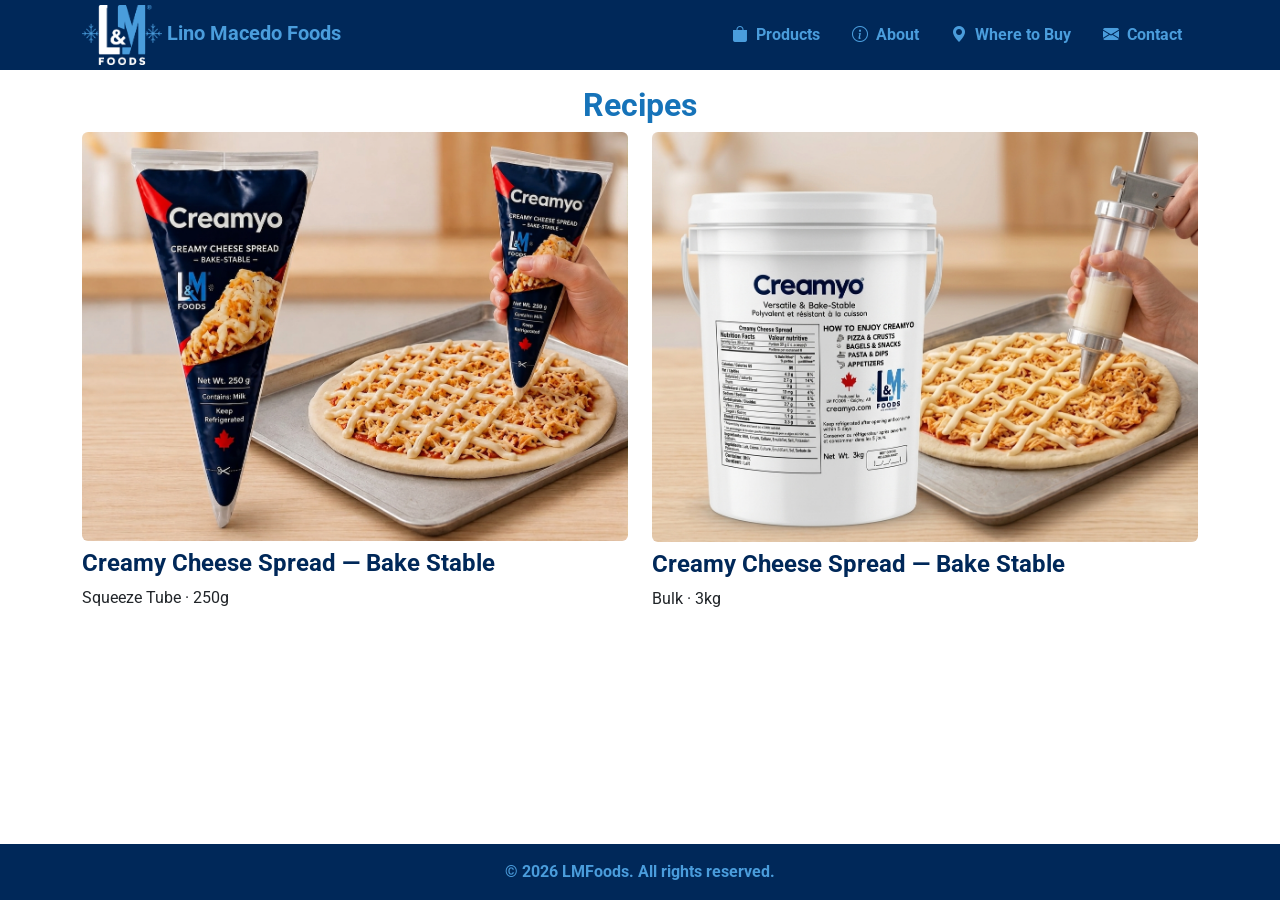
<file: howtoenjoy.html>
<!DOCTYPE html>
<html lang="pt-br">
<head>
    <meta charset="UTF-8">
    <meta name="viewport" content="width=device-width, initial-scale=1.0">
    <title>LM Foods</title>
    <link href="https://cdn.jsdelivr.net/npm/bootstrap@5.3.3/dist/css/bootstrap.min.css" rel="stylesheet" integrity="sha384-QWTKZyjpPEjISv5WaRU9OFeRpok6YctnYmDr5pNlyT2bRjXh0JMhjY6hW+ALEwIH" crossorigin="anonymous">
    <link rel="preconnect" href="https://fonts.googleapis.com">
    <link rel="preconnect" href="https://fonts.gstatic.com" crossorigin>
    <link href="https://fonts.googleapis.com/css2?family=Pacifico&family=Roboto:wght@400;700&display=swap" rel="stylesheet">
    <link rel="stylesheet" href="https://cdn.jsdelivr.net/npm/bootstrap-icons@1.11.3/font/bootstrap-icons.min.css">
    <!-- o main.css deve ser o último, pois precisa carregar os arquivos externos primeiro -->
    <link rel="stylesheet" href="css/styles.css">
    <link rel="icon" type="image/png" sizes="32x32" href="imgs/favicon/favicon.png">
</head>
<!-- <body> -->
<body class="d-flex flex-column min-vh-100">
    <header class="navbar navbar-expand-lg sticky-top p-0" id="cabecalho">
        <div class="container">
            <!-- m-0 retira a margem padrão do navbar-brand, centralizando o título na vertical -->
            <h1 class="navbar-brand m-0 fw-bold fs-10">
                <img src="imgs/LogoSimples_dark.png" alt="LMFoods">
                Lino Macedo Foods
            </h1>
            <button class="navbar-toggler" data-bs-toggle="collapse" data-bs-target="#menu-nav">
                <span class="navbar-dark navbar-toggler-icon"></span>
            </button>
            <nav class="navbar-collapse collapse justify-content-end" id="menu-nav">
                <!-- d-block deixa os itens um abaixo do outro, d-md-flex deixa os itens lado a lado para telas médias ou maiores -->
                <ul class="nav nav-pills d-block d-md-flex">
                    <li class="nav-item fw-bold">
                        <a href="index.html#products" class="nav-link">
                            <i class="bi bi-bag-fill me-1"></i>
                            Products
                        </a>
                    </li>
                    <li class="nav-item fw-bold">
                        <a href="index.html#about" class="nav-link">
                            <i class="bi bi-info-circle me-1"></i>
                            About
                        </a>
                    </li>
                    <li class="nav-item fw-bold">
                        <a href="index.html#buy" class="nav-link">
                            <i class="bi bi-geo-alt-fill me-1"></i>
                            Where to Buy
                        </a>
                    </li>
                    <li class="nav-item fw-bold">
                        <a href="index.html#contact" class="nav-link">
                            <i class="bi bi-envelope-fill me-1"></i>
                            Contact
                        </a>
                    </li>
                </ul>
            </nav>
        </div>
    </header>

            <section class="pt-3" id="recipes">
            <!-- Recipes -->
            <div class="container">
                <div class="row">
                    <h2 class="fw-bold text-colored text-center"><span class="text-colored2">Recipes</span></h2>
                </div>
                <div class="row mt-6">
                    <div class="col-md-6">
                        <img src="products/creamyo/bake.png" alt="" class="d-block w-100 rounded mb-2">
                        <h3 class="fw-bold text-colored fs-4">
                            <i class="bi"></i>
                            Creamy Cheese Spread — Bake Stable
                        </h3>
                        <p>Squeeze Tube · 250g</p>
                    </div>
                    <div class="col-md-6">
                        <img src="products/creamyo/bake3.png" alt="" class="d-block w-100 rounded mb-2">
                        <h3 class="fw-bold text-colored fs-4">
                            <i class="bi"></i>
                            Creamy Cheese Spread — Bake Stable
                        </h3>
                        <p>Bulk · 3kg</p>
                    </div>
                </div>
            </div>
        </section>


    <footer class="mt-auto footer">
        <p class="text-center fw-bold m-0">
            © 2026 LMFoods. All rights reserved.
        </p>
    </footer>

    <script src="https://cdn.jsdelivr.net/npm/bootstrap@5.3.3/dist/js/bootstrap.bundle.min.js" integrity="sha384-YvpcrYf0tY3lHB60NNkmXc5s9fDVZLESaAA55NDzOxhy9GkcIdslK1eN7N6jIeHz" crossorigin="anonymous"></script>
</body>
</html>
</file>
<file: css/styles.css>
/* Definição de cores */
:root {
    --cor-primaria: #002859;
    --cor-secundaria: #1673b9;
    --cor-terciaria: #4a9ddc;
}

body {
    font-family: Roboto, sans-serif;
}

.footer {
    background-color: var(--cor-primaria);
    padding: 16px;

    p {
        color: var(--cor-terciaria);
        
        a {
            /* text-decoration: none; */
            color: var(--cor-terciaria);
        }
    }
}

.navbar {
    background-color: var(--cor-primaria);
}

#cabecalho .nav .nav-link.active {
    background-color: var(--cor-terciaria);
    color: var(--cor-primaria);
}

#cabecalho img {
    width: 80px;
}

#cabecalho .nav .nav-link,
.navbar-brand,
.navbar-brand:hover{
    color: var(--cor-terciaria)
}

.navbar-toggler {
    background-color: var(--cor-secundaria)
}

.carousel-item img {
    /* height: 760px; */
    height: 720px;
    width: 100%;
}

.section-title {
    /* font-family: Pacifico, cursive; */
}

.text-colored {
    color: var(--cor-primaria);
}

.text-colored2 {
    color: var(--cor-secundaria);
}

.text-colored3 {
    color: var(--cor-terciaria);
}

/* Adicionar seções alternadas com o fundo colorido */
#sobre,
#cardapio,
#produtos {
    background-color: var(--cor-secundaria)
}

.nav-cardapio .nav-link.active,
.nav-cardapio .nav-link.active:hover,
#contato button {
    background-color: var(--cor-primaria);
    color: var(--cor-terciaria)
}

.nav-cardapio .nav-link:hover {
    color: var(--cor-primaria);
}

.social-link li {
    text-decoration: none;
    display: inline;
}

.social-link a {
    text-decoration: none;
}

.icon-color {
    color: var(--cor-secundaria);
}

.section-light {
    background-color: #f8f9fa;
    /* background-color: #f5f8fc; */
}

.section-blue {
    background-color: #eaf4ff;
    /* background-color: #dfefff; */
}

.btn-primary {
    background-color: var(--cor-secundaria);
    border-color: var(--cor-secundaria);
}

.btn-primary:hover,
.btn-primary:focus,
.btn-primary:active {
    background-color: var(--cor-primaria);
    border-color: var(--cor-primaria);
    color: #fff; /* garante legibilidade */
}

@media (max-width: 767px){
    .carousel-item img {
        /* height: 160px; */
        height: 152px;
    }
}

/* #produtos {
    height: 768px;
} */
</file>
